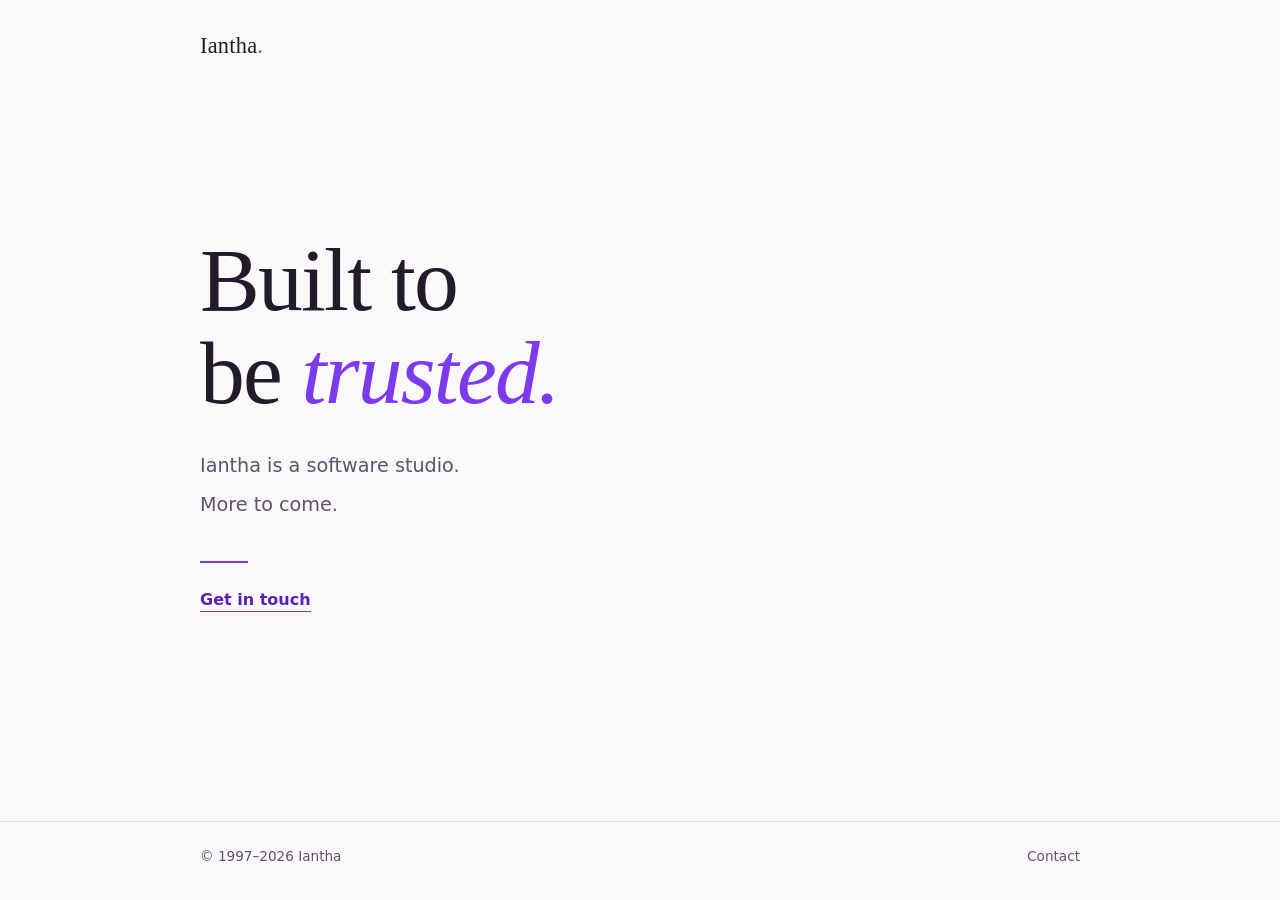
<file: index.html>
<!doctype html>
<html lang="en">
<head>
<meta charset="utf-8">
<meta name="viewport" content="width=device-width, initial-scale=1">
<meta name="robots" content="noindex">
<title>Iantha</title>
<meta name="description" content="Iantha is a software studio.">
<meta property="og:type" content="website">
<meta property="og:title" content="Iantha">
<meta property="og:description" content="Iantha is a software studio.">
<meta name="color-scheme" content="light dark">
<link rel="icon" href="data:image/svg+xml,%3Csvg xmlns='http://www.w3.org/2000/svg' viewBox='0 0 32 32'%3E%3Crect width='32' height='32' rx='7' fill='%237C3AED'/%3E%3Ccircle cx='16' cy='16' r='4' fill='%23fff'/%3E%3C/svg%3E">
<link rel="stylesheet" href="site.css">
</head>
<body>
<header>
  <div class="wrap"><a class="wordmark" href="./">Iantha<span class="dot">.</span></a></div>
</header>
<main>
  <div class="wrap">
    <h1>Built to be <em>trusted.</em></h1>
    <p class="lede">Iantha is a software studio.</p>
    <p class="lede">More to come.</p>
    <hr class="rule">
    <p class="cta"><a href="contact-us/">Get in touch</a></p>
  </div>
</main>
<footer>
  <div class="wrap">
    <span>&copy; 1997&ndash;2026 Iantha</span>
    <nav>
      <a href="contact-us/">Contact</a>
    </nav>
  </div>
</footer>
</body>
</html>
</file>
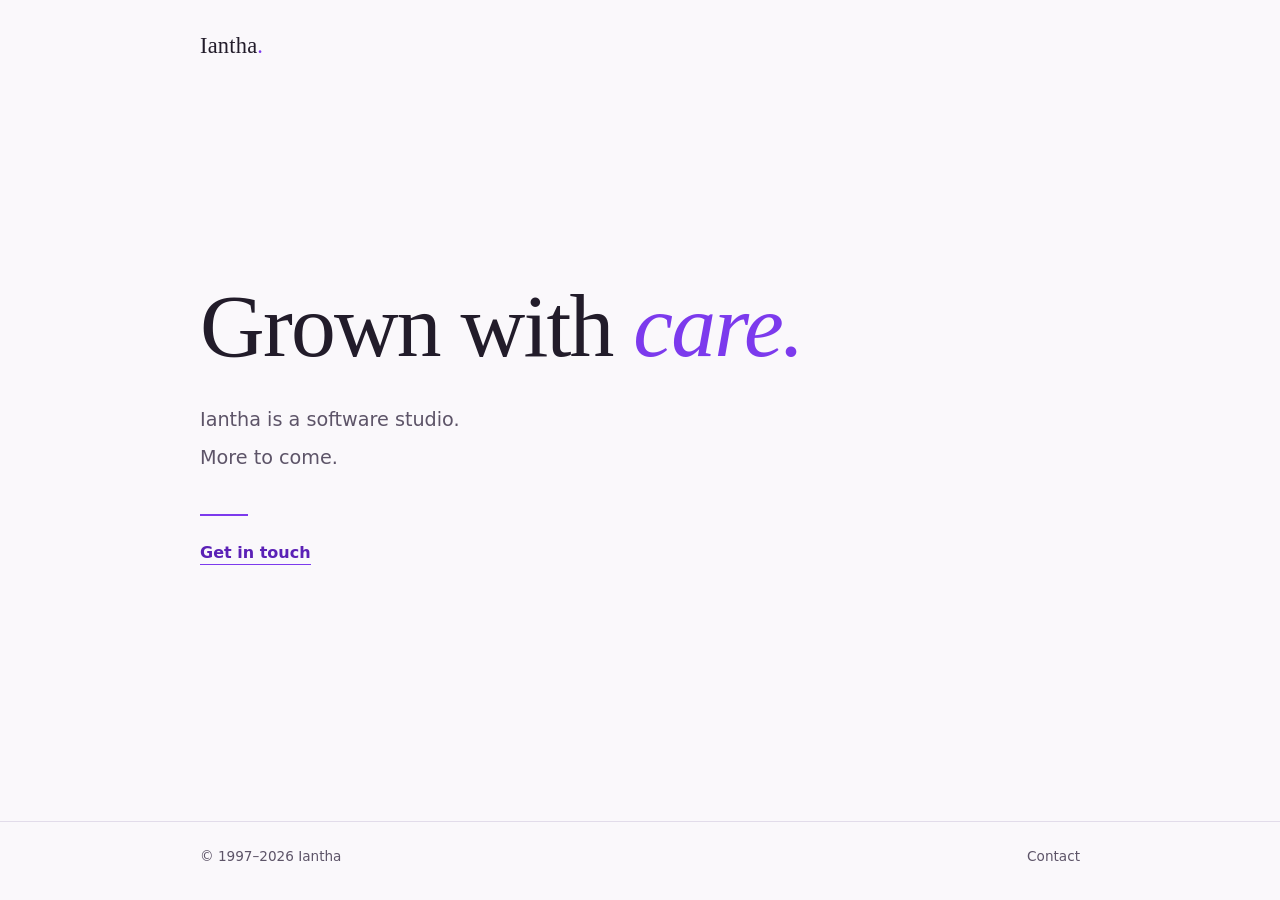
<file: b/index.html>
<!doctype html>
<html lang="en">
<head>
<meta charset="utf-8">
<meta name="viewport" content="width=device-width, initial-scale=1">
<meta name="robots" content="noindex">
<title>Iantha</title>
<meta name="description" content="Iantha is a software studio.">
<meta property="og:type" content="website">
<meta property="og:title" content="Iantha">
<meta property="og:description" content="Iantha is a software studio.">
<meta name="color-scheme" content="light dark">
<link rel="icon" href="data:image/svg+xml,%3Csvg xmlns='http://www.w3.org/2000/svg' viewBox='0 0 32 32'%3E%3Crect width='32' height='32' rx='7' fill='%237C3AED'/%3E%3Ccircle cx='16' cy='16' r='4' fill='%23fff'/%3E%3C/svg%3E">
<link rel="stylesheet" href="../site.css">
</head>
<body>
<header>
  <div class="wrap"><a class="wordmark" href="../">Iantha<span class="dot">.</span></a></div>
</header>
<main>
  <div class="wrap">
    <h1>Grown with <em>care.</em></h1>
    <p class="lede">Iantha is a software studio.</p>
    <p class="lede">More to come.</p>
    <hr class="rule">
    <p class="cta"><a href="../contact-us/">Get in touch</a></p>
  </div>
</main>
<footer>
  <div class="wrap">
    <span>&copy; 1997&ndash;2026 Iantha</span>
    <nav>
      <a href="../contact-us/">Contact</a>
    </nav>
  </div>
</footer>
</body>
</html>
</file>
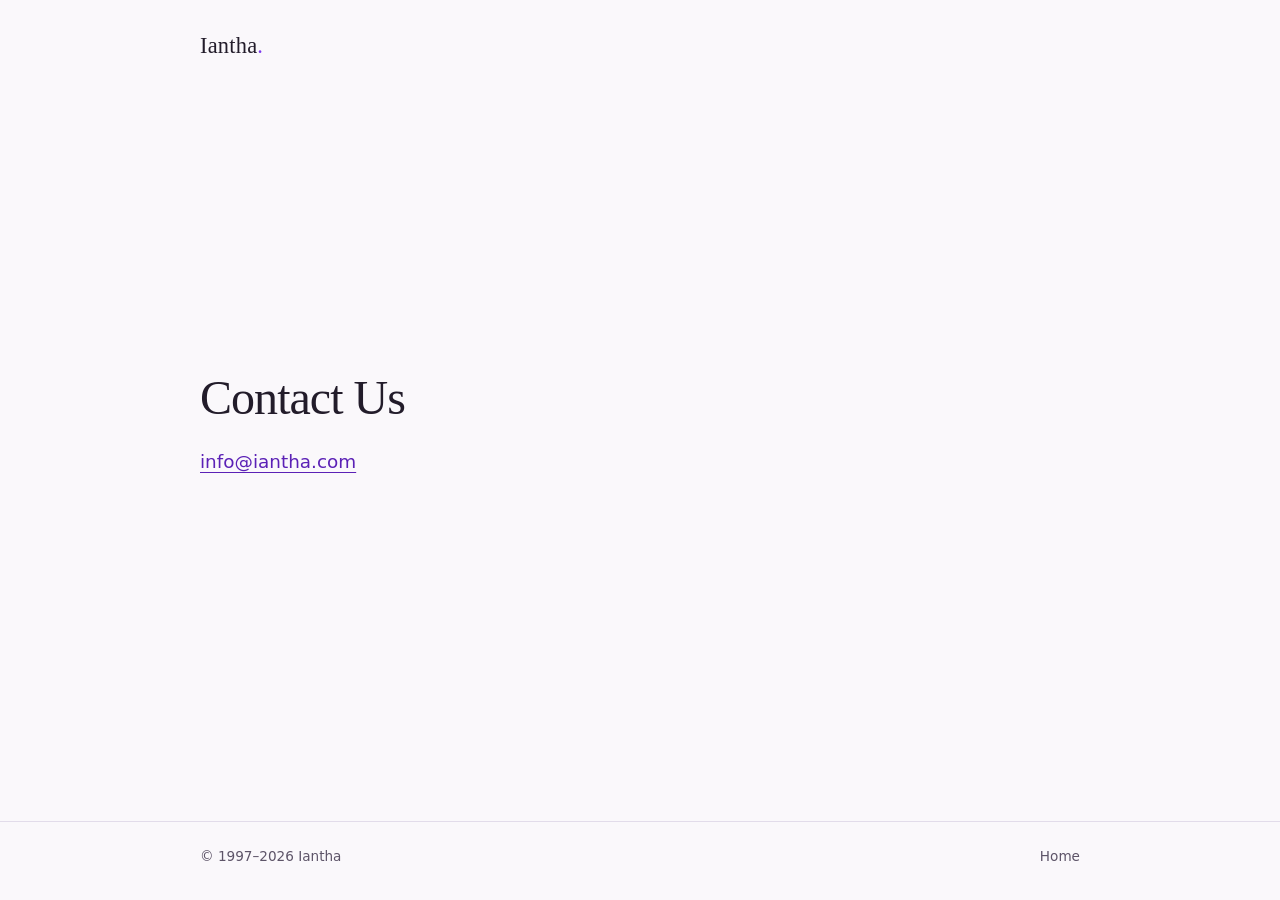
<file: contact-us/index.html>
<!doctype html>
<html lang="en">
<head>
<meta charset="utf-8">
<meta name="viewport" content="width=device-width, initial-scale=1">
<meta name="robots" content="noindex">
<title>Contact Us | Iantha</title>
<meta name="color-scheme" content="light dark">
<link rel="icon" href="data:image/svg+xml,%3Csvg xmlns='http://www.w3.org/2000/svg' viewBox='0 0 32 32'%3E%3Crect width='32' height='32' rx='7' fill='%237C3AED'/%3E%3Ccircle cx='16' cy='16' r='4' fill='%23fff'/%3E%3C/svg%3E">
<link rel="stylesheet" href="../site.css">
</head>
<body class="page">
<header>
  <div class="wrap"><a class="wordmark" href="../">Iantha<span class="dot">.</span></a></div>
</header>
<main>
  <div class="wrap">
    <h1>Contact Us</h1>
    <p><a title="info@iantha.com" href="mailto:info@iantha.com">info@iantha.com</a></p>
  </div>
</main>
<footer>
  <div class="wrap">
    <span>&copy; 1997&ndash;2026 Iantha</span>
    <nav>
      <a href="../">Home</a>
    </nav>
  </div>
</footer>
</body>
</html>
</file>
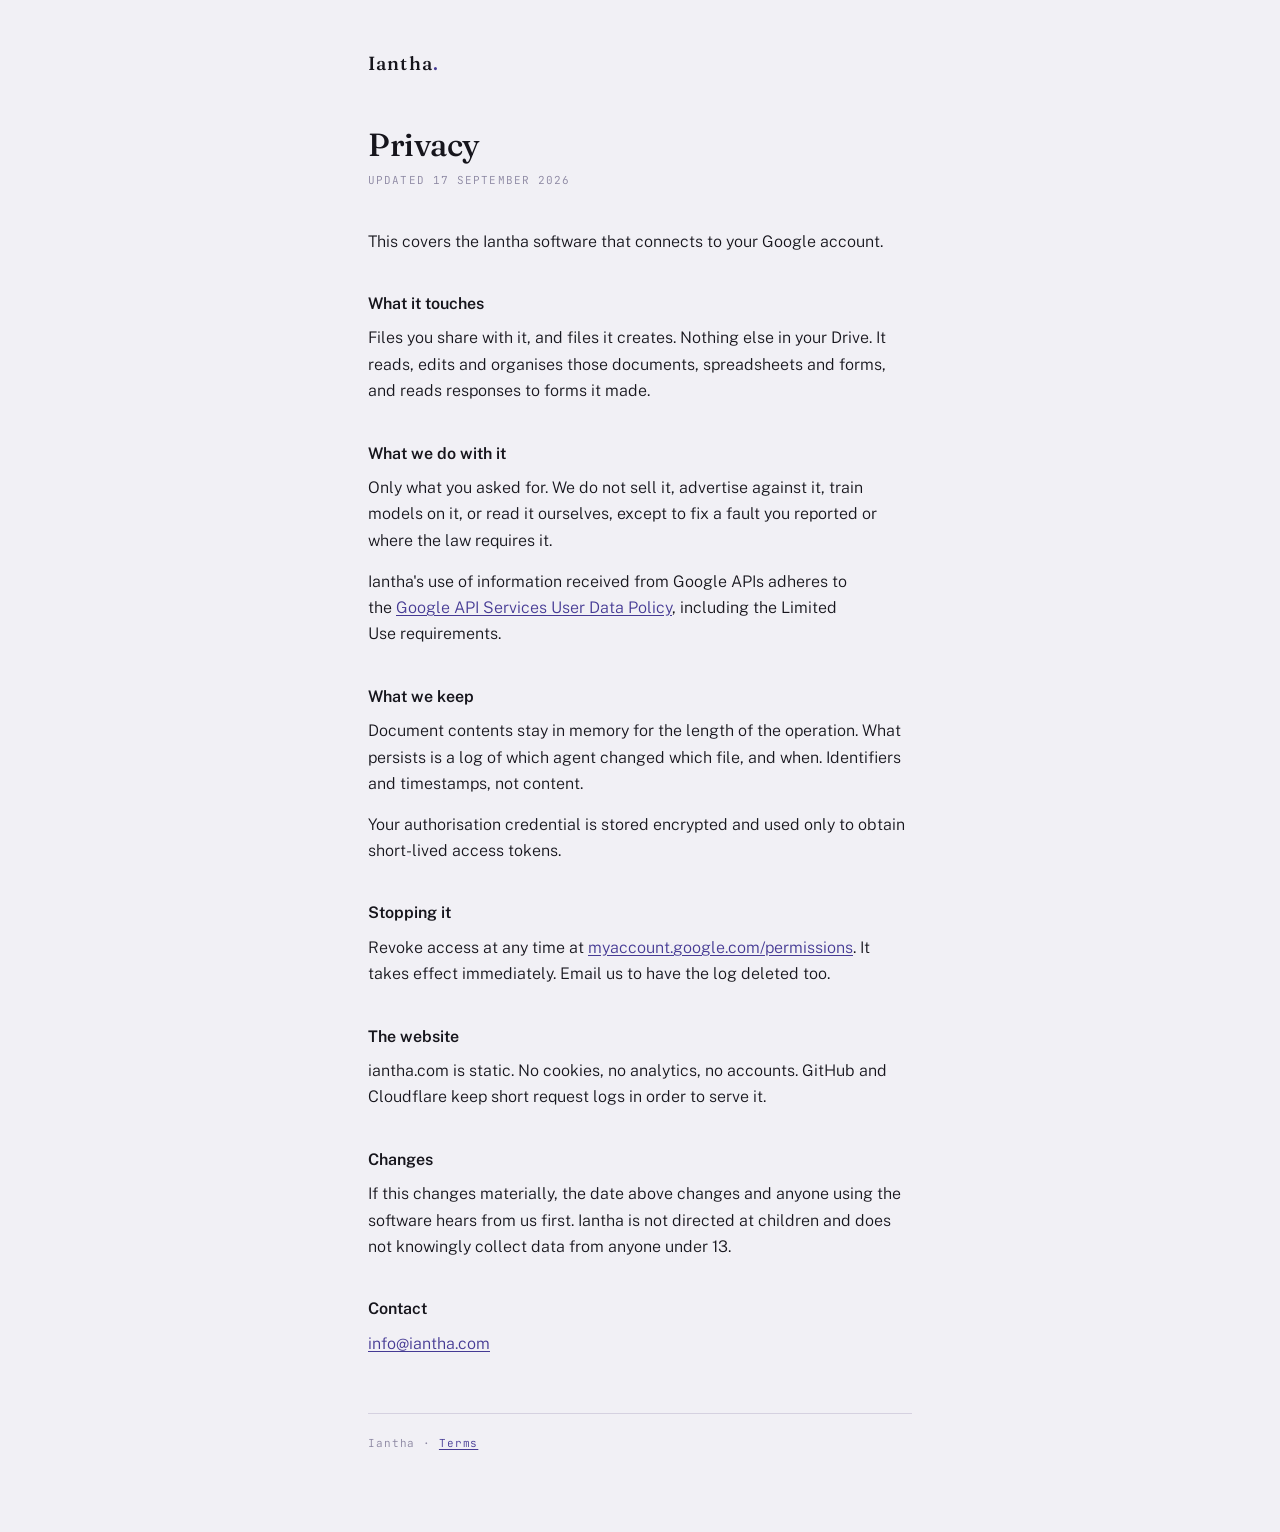
<file: a/thalia/privacy/index.html>
<!DOCTYPE html>
<html lang="en">
<head>
<meta charset="utf-8">
<meta name="viewport" content="width=device-width, initial-scale=1">
<title>Privacy — Iantha</title>
<meta name="robots" content="noindex, nofollow">
<link rel="preconnect" href="https://fonts.googleapis.com">
<link rel="preconnect" href="https://fonts.gstatic.com" crossorigin>
<link rel="stylesheet" href="https://fonts.googleapis.com/css2?family=Fraunces:opsz,wght@9..144,500&family=Public+Sans:wght@300;600&family=JetBrains+Mono:wght@400&display=swap">
<link rel="stylesheet" href="../doc.css?v=2">
</head>
<body>
<main>

<p class="wordmark"><a href="https://iantha.com/">Iantha<span class="dot">.</span></a></p>

<h1>Privacy</h1>
<p class="updated">Updated 17 September 2026</p>

<p>This covers the Iantha software that connects to your Google account.</p>

<h2>What it touches</h2>
<p>Files you share with it, and files it creates. Nothing else in your Drive. It reads, edits and organises those documents, spreadsheets and forms, and reads responses to forms it made.</p>

<h2>What we do with it</h2>
<p>Only what you asked for. We do not sell it, advertise against it, train models on it, or read it ourselves, except to fix a fault you reported or where the law requires it.</p>
<p>Iantha's use of information received from Google APIs adheres to the <a href="https://developers.google.com/terms/api-services-user-data-policy">Google API Services User Data Policy</a>, including the Limited Use requirements.</p>

<h2>What we keep</h2>
<p>Document contents stay in memory for the length of the operation. What persists is a log of which agent changed which file, and when. Identifiers and timestamps, not content.</p>
<p>Your authorisation credential is stored encrypted and used only to obtain short-lived access tokens.</p>

<h2>Stopping it</h2>
<p>Revoke access at any time at <a href="https://myaccount.google.com/permissions">myaccount.google.com/permissions</a>. It takes effect immediately. Email us to have the log deleted too.</p>

<h2>The website</h2>
<p>iantha.com is static. No cookies, no analytics, no accounts. GitHub and Cloudflare keep short request logs in order to serve it.</p>

<h2>Changes</h2>
<p>If this changes materially, the date above changes and anyone using the software hears from us first. Iantha is not directed at children and does not knowingly collect data from anyone under 13.</p>

<h2>Contact</h2>
<!--email_off--><p><a href="mailto:info@iantha.com">info@iantha.com</a></p><!--email_on-->

<footer>Iantha &middot; <a href="../terms/">Terms</a></footer>

</main>
</body>
</html>
</file>
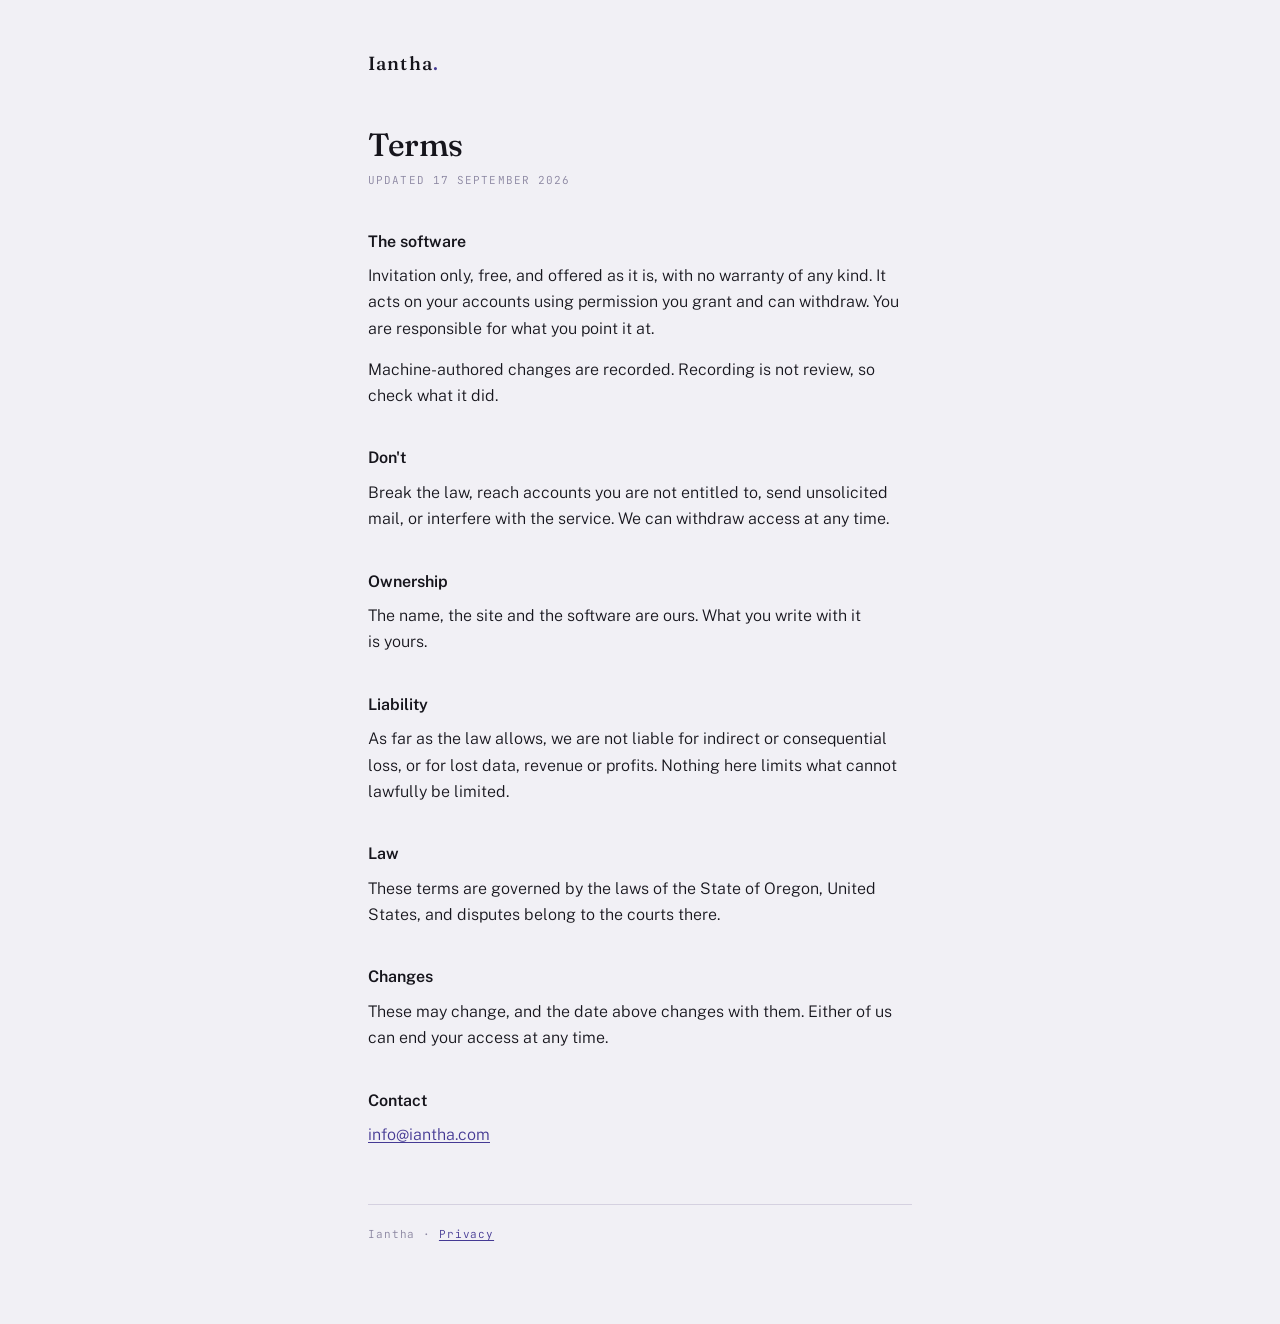
<file: a/thalia/terms/index.html>
<!DOCTYPE html>
<html lang="en">
<head>
<meta charset="utf-8">
<meta name="viewport" content="width=device-width, initial-scale=1">
<title>Terms — Iantha</title>
<meta name="robots" content="noindex, nofollow">
<link rel="preconnect" href="https://fonts.googleapis.com">
<link rel="preconnect" href="https://fonts.gstatic.com" crossorigin>
<link rel="stylesheet" href="https://fonts.googleapis.com/css2?family=Fraunces:opsz,wght@9..144,500&family=Public+Sans:wght@300;600&family=JetBrains+Mono:wght@400&display=swap">
<link rel="stylesheet" href="../doc.css?v=2">
</head>
<body>
<main>

<p class="wordmark"><a href="https://iantha.com/">Iantha<span class="dot">.</span></a></p>

<h1>Terms</h1>
<p class="updated">Updated 17 September 2026</p>

<h2>The software</h2>
<p>Invitation only, free, and offered as it is, with no warranty of any kind. It acts on your accounts using permission you grant and can withdraw. You are responsible for what you point it at.</p>
<p>Machine-authored changes are recorded. Recording is not review, so check what it did.</p>

<h2>Don't</h2>
<p>Break the law, reach accounts you are not entitled to, send unsolicited mail, or interfere with the service. We can withdraw access at any time.</p>

<h2>Ownership</h2>
<p>The name, the site and the software are ours. What you write with it is yours.</p>

<h2>Liability</h2>
<p>As far as the law allows, we are not liable for indirect or consequential loss, or for lost data, revenue or profits. Nothing here limits what cannot lawfully be limited.</p>

<h2>Law</h2>
<p>These terms are governed by the laws of the State of Oregon, United States, and disputes belong to the courts there.</p>

<h2>Changes</h2>
<p>These may change, and the date above changes with them. Either of us can end your access at any time.</p>

<h2>Contact</h2>
<!--email_off--><p><a href="mailto:info@iantha.com">info@iantha.com</a></p><!--email_on-->

<footer>Iantha &middot; <a href="../privacy/">Privacy</a></footer>

</main>
</body>
</html>
</file>
<file: site.css>
:root {
  --paper: #faf8fb;
  --ink: #221c2a;
  --ink-soft: #5d5468;
  --line: #e2dcea;
  --violet: #7c3aed;
  --violet-deep: #5b21b6;
  --font-display: "Iowan Old Style", Charter, "Palatino Linotype", Georgia, serif;
  --font-body: -apple-system, "Segoe UI", system-ui, Roboto, sans-serif;
}
@media (prefers-color-scheme: dark) {
  :root {
    --paper: #15111b;
    --ink: #ece7f2;
    --ink-soft: #a99fb8;
    --line: #342b41;
    --violet: #a78bfa;
    --violet-deep: #c4b5fd;
  }
}
* { box-sizing: border-box; }
html { -webkit-text-size-adjust: 100%; }
body {
  margin: 0;
  min-height: 100vh;
  min-height: 100dvh;
  display: flex;
  flex-direction: column;
  background: var(--paper);
  color: var(--ink);
  font-family: var(--font-body);
  font-size: 17px;
  line-height: 1.6;
  -webkit-font-smoothing: antialiased;
}
a { color: var(--violet-deep); text-decoration-thickness: 1px; text-underline-offset: 4px; }
a:hover { color: var(--violet); }
a:focus-visible { outline: 2px solid var(--violet); outline-offset: 3px; border-radius: 2px; }

.wrap { width: 100%; max-width: 960px; margin: 0 auto; padding: 0 16px; }
@media (min-width: 640px) { .wrap { padding: 0 40px; } }

header { padding: 28px 0 0; }
.wordmark {
  font-family: var(--font-display);
  font-size: 1.4rem;
  letter-spacing: 0.01em;
  color: var(--ink);
  text-decoration: none;
}
.wordmark .dot { color: var(--violet); }
.wordmark:hover { color: var(--ink); }

main { flex: 1; display: flex; align-items: center; padding: 72px 0 96px; }
main .wrap { width: 100%; }
h1 {
  font-family: var(--font-display);
  font-weight: 400;
  font-size: clamp(2.6rem, 9vw, 5.6rem);
  line-height: 1.04;
  letter-spacing: -0.02em;
  margin: 0 0 32px;
  max-width: 14ch;
  text-wrap: balance;
}
h1 em { font-style: italic; color: var(--violet); }
.lede { max-width: 34ch; margin: 0 0 8px; font-size: 1.2rem; color: var(--ink-soft); }
.rule { width: 48px; height: 2px; background: var(--violet); border: 0; margin: 40px 0 24px; }
.cta { font-size: 1rem; }
.cta a { font-weight: 600; text-decoration: none; border-bottom: 1px solid var(--violet); padding-bottom: 2px; }
.cta a:hover { border-color: var(--violet-deep); }

footer { border-top: 1px solid var(--line); padding: 24px 0 32px; font-size: 0.85rem; color: var(--ink-soft); }
footer .wrap { display: flex; flex-wrap: wrap; gap: 8px 24px; justify-content: space-between; }
footer nav { display: flex; gap: 20px; }
footer a { color: var(--ink-soft); text-decoration: none; }
footer a:hover { color: var(--violet); text-decoration: underline; }

/* contact page */
.page h1 { font-size: clamp(2rem, 6vw, 3rem); margin-bottom: 24px; }
.page p { margin: 0 0 12px; font-size: 1.15rem; }
.page .legacy { margin-top: 48px; font-size: 0.8rem; color: var(--ink-soft); }

@media (prefers-reduced-motion: no-preference) {
  h1, .lede, .rule, .cta { animation: rise 0.6s ease-out both; }
  .lede { animation-delay: 0.08s; }
  .rule, .cta { animation-delay: 0.16s; }
  @keyframes rise { from { opacity: 0; transform: translateY(8px); } to { opacity: 1; transform: none; } }
}
</file>
<file: a/thalia/doc.css>
:root {
  --paper: #F1F0F5;
  --ink: #16151C;
  --ink-soft: #565266;
  --ink-faint: #8A85A0;
  --rule: #D5D1E0;
  --accent: #453A94;
  --display: "Fraunces", "Iowan Old Style", Georgia, serif;
  --body: "Public Sans", "Helvetica Neue", Arial, sans-serif;
  --mono: "JetBrains Mono", ui-monospace, "SF Mono", Menlo, monospace;
}

@media (prefers-color-scheme: dark) {
  :root {
    --paper: #131219;
    --ink: #EDECF2;
    --ink-soft: #A7A2B8;
    --ink-faint: #6F6A84;
    --rule: #302E3C;
    --accent: #A99CF5;
  }
}

* { box-sizing: border-box; }

body {
  margin: 0;
  padding-inline: 1.5rem;
  padding-block: 3rem 5rem;
  background: var(--paper);
  color: var(--ink);
  font-family: var(--body);
  font-weight: 300;
  font-size: 1rem;
  line-height: 1.65;
  -webkit-font-smoothing: antialiased;
}

main { max-width: 34rem; margin: 0 auto; }

.wordmark {
  font-family: var(--display);
  font-weight: 500;
  font-size: 1.1875rem;
  letter-spacing: 0.06em;
  margin: 0 0 3rem;
}

.wordmark a { color: var(--ink); text-decoration: none; }
.wordmark .dot { color: var(--accent); }

h1 {
  font-family: var(--display);
  font-weight: 500;
  font-size: 2rem;
  line-height: 1.1;
  letter-spacing: -0.015em;
  margin: 0 0 0.5rem;
  text-wrap: balance;
}

.updated {
  font-family: var(--mono);
  font-size: 0.6875rem;
  letter-spacing: 0.1em;
  text-transform: uppercase;
  color: var(--ink-faint);
  margin: 0 0 2.5rem;
}

h2 {
  font-family: var(--body);
  font-weight: 600;
  font-size: 1rem;
  margin: 2.25rem 0 0.5rem;
}

p { margin: 0 0 0.9rem; text-wrap: pretty; }
ul { margin: 0 0 0.9rem; padding-left: 1.125rem; }
li { margin-bottom: 0.4rem; }

a { color: var(--accent); text-underline-offset: 2px; }
a:focus-visible { outline: 2px solid var(--accent); outline-offset: 2px; }

code { font-family: var(--mono); font-size: 0.875rem; }

footer {
  margin-top: 3.5rem;
  padding-top: 1.25rem;
  border-top: 1px solid var(--rule);
  font-family: var(--mono);
  font-size: 0.6875rem;
  letter-spacing: 0.08em;
  color: var(--ink-faint);
}
</file>
